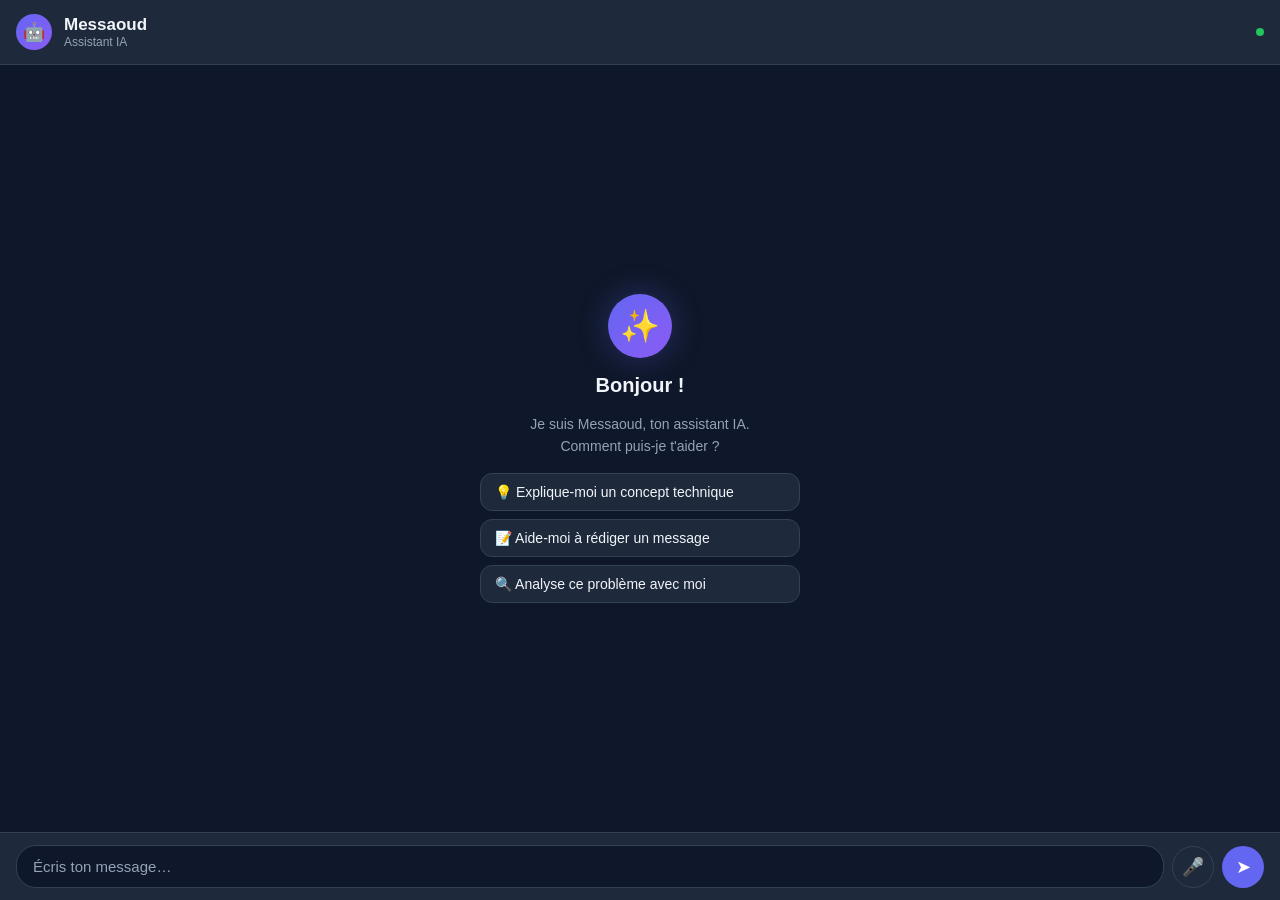
<file: index.html>
<!DOCTYPE html>
<html lang="fr">
<head>
  <meta charset="UTF-8" />
  <meta name="viewport" content="width=device-width, initial-scale=1.0" />
  <title>Messaoud Assistant</title>
  <link rel="manifest" href="/manifest.json" />
  <meta name="theme-color" content="#6366f1" />
  <meta name="mobile-web-app-capable" content="yes" />
  <meta name="apple-mobile-web-app-capable" content="yes" />
  <meta name="apple-mobile-web-app-status-bar-style" content="black-translucent" />
  <style>
    *, *::before, *::after { box-sizing: border-box; margin: 0; padding: 0; }

    :root {
      --bg: #0f172a;
      --surface: #1e293b;
      --border: #334155;
      --accent: #6366f1;
      --accent-glow: rgba(99,102,241,0.3);
      --text: #f1f5f9;
      --text-muted: #94a3b8;
      --user-bubble: #312e81;
      --ai-bubble: #1e293b;
      --danger: #ef4444;
      --success: #22c55e;
    }

    body {
      font-family: -apple-system, BlinkMacSystemFont, 'Segoe UI', sans-serif;
      background: var(--bg);
      color: var(--text);
      height: 100dvh;
      display: flex;
      flex-direction: column;
      overflow: hidden;
    }

    /* Header */
    header {
      display: flex;
      align-items: center;
      gap: 12px;
      padding: 14px 16px;
      background: var(--surface);
      border-bottom: 1px solid var(--border);
      flex-shrink: 0;
    }

    .avatar {
      width: 36px; height: 36px;
      background: linear-gradient(135deg, var(--accent), #8b5cf6);
      border-radius: 50%;
      display: flex; align-items: center; justify-content: center;
      font-size: 18px;
      flex-shrink: 0;
    }

    header h1 { font-size: 17px; font-weight: 600; }
    header .subtitle { font-size: 12px; color: var(--text-muted); }

    .status-dot {
      width: 8px; height: 8px;
      border-radius: 50%;
      background: var(--success);
      margin-left: auto;
      flex-shrink: 0;
    }
    .status-dot.loading { background: #f59e0b; animation: pulse 1s infinite; }

    @keyframes pulse { 0%,100%{opacity:1} 50%{opacity:.4} }

    /* Messages */
    #messages {
      flex: 1;
      overflow-y: auto;
      padding: 16px;
      display: flex;
      flex-direction: column;
      gap: 12px;
      scroll-behavior: smooth;
    }

    #messages::-webkit-scrollbar { width: 4px; }
    #messages::-webkit-scrollbar-track { background: transparent; }
    #messages::-webkit-scrollbar-thumb { background: var(--border); border-radius: 4px; }

    .msg {
      display: flex;
      gap: 8px;
      max-width: 88%;
      animation: fadeUp .2s ease;
    }

    @keyframes fadeUp { from{opacity:0;transform:translateY(6px)} to{opacity:1;transform:none} }

    .msg.user { align-self: flex-end; flex-direction: row-reverse; }
    .msg.ai { align-self: flex-start; }

    .msg-avatar {
      width: 28px; height: 28px;
      border-radius: 50%;
      flex-shrink: 0;
      display: flex; align-items: center; justify-content: center;
      font-size: 14px;
    }

    .msg.user .msg-avatar { background: var(--user-bubble); }
    .msg.ai .msg-avatar { background: linear-gradient(135deg, var(--accent), #8b5cf6); }

    .bubble {
      padding: 10px 14px;
      border-radius: 16px;
      font-size: 15px;
      line-height: 1.5;
      white-space: pre-wrap;
      word-break: break-word;
    }

    .msg.user .bubble {
      background: var(--accent);
      border-bottom-right-radius: 4px;
    }

    .msg.ai .bubble {
      background: var(--ai-bubble);
      border: 1px solid var(--border);
      border-bottom-left-radius: 4px;
    }

    .bubble code {
      background: rgba(0,0,0,.4);
      padding: 2px 6px;
      border-radius: 4px;
      font-family: 'JetBrains Mono', 'Fira Code', monospace;
      font-size: 13px;
    }

    .bubble pre {
      background: rgba(0,0,0,.4);
      border: 1px solid var(--border);
      border-radius: 8px;
      padding: 10px;
      overflow-x: auto;
      margin: 6px 0;
    }

    .bubble pre code { background: none; padding: 0; }

    /* Typing indicator */
    .typing-indicator {
      display: flex; gap: 5px; padding: 12px 14px;
      background: var(--ai-bubble);
      border: 1px solid var(--border);
      border-radius: 16px;
      border-bottom-left-radius: 4px;
    }

    .typing-indicator span {
      width: 7px; height: 7px;
      border-radius: 50%;
      background: var(--text-muted);
      animation: bounce 1.2s infinite;
    }

    .typing-indicator span:nth-child(2) { animation-delay: .2s; }
    .typing-indicator span:nth-child(3) { animation-delay: .4s; }

    @keyframes bounce { 0%,60%,100%{transform:none} 30%{transform:translateY(-5px)} }

    /* Input area */
    #input-area {
      padding: 12px 16px;
      background: var(--surface);
      border-top: 1px solid var(--border);
      display: flex;
      gap: 8px;
      align-items: flex-end;
      flex-shrink: 0;
    }

    #prompt {
      flex: 1;
      background: var(--bg);
      border: 1px solid var(--border);
      border-radius: 20px;
      padding: 10px 16px;
      color: var(--text);
      font-size: 15px;
      font-family: inherit;
      resize: none;
      outline: none;
      max-height: 120px;
      min-height: 42px;
      overflow-y: auto;
      line-height: 1.4;
      transition: border-color .2s;
    }

    #prompt:focus { border-color: var(--accent); }
    #prompt::placeholder { color: var(--text-muted); }

    .btn {
      width: 42px; height: 42px;
      border-radius: 50%;
      border: none;
      cursor: pointer;
      display: flex; align-items: center; justify-content: center;
      font-size: 18px;
      flex-shrink: 0;
      transition: all .15s;
    }

    #send-btn {
      background: var(--accent);
      color: white;
    }

    #send-btn:hover { background: #4f46e5; transform: scale(1.05); }
    #send-btn:disabled { background: var(--border); cursor: not-allowed; transform: none; }

    #mic-btn {
      background: var(--surface);
      border: 1px solid var(--border);
      color: var(--text-muted);
    }

    #mic-btn.recording {
      background: var(--danger);
      border-color: var(--danger);
      color: white;
      animation: pulse 1s infinite;
    }

    #mic-btn:hover:not(.recording) { border-color: var(--accent); color: var(--accent); }

    /* Empty state */
    #empty-state {
      display: flex;
      flex-direction: column;
      align-items: center;
      justify-content: center;
      gap: 16px;
      flex: 1;
      text-align: center;
      padding: 40px 24px;
      color: var(--text-muted);
    }

    .empty-icon {
      width: 64px; height: 64px;
      background: linear-gradient(135deg, var(--accent), #8b5cf6);
      border-radius: 50%;
      display: flex; align-items: center; justify-content: center;
      font-size: 32px;
      box-shadow: 0 0 32px var(--accent-glow);
    }

    #empty-state h2 { font-size: 20px; color: var(--text); }
    #empty-state p { font-size: 14px; max-width: 260px; line-height: 1.6; }

    .suggestions {
      display: flex; flex-direction: column; gap: 8px; width: 100%; max-width: 320px;
    }

    .suggestion {
      background: var(--surface);
      border: 1px solid var(--border);
      border-radius: 12px;
      padding: 10px 14px;
      font-size: 14px;
      cursor: pointer;
      text-align: left;
      color: var(--text);
      transition: all .15s;
    }

    .suggestion:hover { border-color: var(--accent); background: rgba(99,102,241,.1); }

    /* Error toast */
    #toast {
      position: fixed;
      bottom: 80px;
      left: 50%; transform: translateX(-50%);
      background: var(--danger);
      color: white;
      padding: 10px 18px;
      border-radius: 20px;
      font-size: 14px;
      opacity: 0;
      pointer-events: none;
      transition: opacity .3s;
      z-index: 100;
      max-width: 90%;
      text-align: center;
    }

    #toast.show { opacity: 1; }
  </style>
</head>
<body>

<header>
  <div class="avatar">🤖</div>
  <div>
    <h1>Messaoud</h1>
    <div class="subtitle">Assistant IA</div>
  </div>
  <div id="status-dot" class="status-dot"></div>
</header>

<div id="messages">
  <div id="empty-state">
    <div class="empty-icon">✨</div>
    <h2>Bonjour !</h2>
    <p>Je suis Messaoud, ton assistant IA. Comment puis-je t'aider ?</p>
    <div class="suggestions">
      <button class="suggestion" onclick="sendSuggestion(this)">💡 Explique-moi un concept technique</button>
      <button class="suggestion" onclick="sendSuggestion(this)">📝 Aide-moi à rédiger un message</button>
      <button class="suggestion" onclick="sendSuggestion(this)">🔍 Analyse ce problème avec moi</button>
    </div>
  </div>
</div>

<div id="input-area">
  <textarea id="prompt" placeholder="Écris ton message…" rows="1"></textarea>
  <button id="mic-btn" class="btn" title="Dicter">🎤</button>
  <button id="send-btn" class="btn" title="Envoyer">➤</button>
</div>

<div id="toast"></div>

<script>
  const API_ENDPOINT = '/api/chat';

  const messagesEl = document.getElementById('messages');
  const promptEl = document.getElementById('prompt');
  const sendBtn = document.getElementById('send-btn');
  const micBtn = document.getElementById('mic-btn');
  const statusDot = document.getElementById('status-dot');
  const emptyState = document.getElementById('empty-state');
  const toast = document.getElementById('toast');

  let history = [];
  let isLoading = false;
  let recognition = null;
  let isRecording = false;

  // Auto-resize textarea
  promptEl.addEventListener('input', () => {
    promptEl.style.height = 'auto';
    promptEl.style.height = Math.min(promptEl.scrollHeight, 120) + 'px';
  });

  // Send on Enter (Shift+Enter = newline)
  promptEl.addEventListener('keydown', (e) => {
    if (e.key === 'Enter' && !e.shiftKey) {
      e.preventDefault();
      send();
    }
  });

  sendBtn.addEventListener('click', send);

  function sendSuggestion(btn) {
    promptEl.value = btn.textContent.replace(/^[^\w]+/, '').trim();
    send();
  }

  function showToast(msg) {
    toast.textContent = msg;
    toast.classList.add('show');
    setTimeout(() => toast.classList.remove('show'), 3500);
  }

  function setLoading(val) {
    isLoading = val;
    sendBtn.disabled = val;
    statusDot.className = 'status-dot' + (val ? ' loading' : '');
  }

  function appendMessage(role, text) {
    if (emptyState.parentNode) emptyState.remove();

    const msg = document.createElement('div');
    msg.className = `msg ${role}`;

    const avatar = document.createElement('div');
    avatar.className = 'msg-avatar';
    avatar.textContent = role === 'user' ? '👤' : '🤖';

    const bubble = document.createElement('div');
    bubble.className = 'bubble';
    bubble.innerHTML = formatText(text);

    msg.appendChild(avatar);
    msg.appendChild(bubble);
    messagesEl.appendChild(msg);
    messagesEl.scrollTop = messagesEl.scrollHeight;
    return bubble;
  }

  function formatText(text) {
    // Simple markdown: code blocks, inline code, bold
    return text
      .replace(/```([\s\S]*?)```/g, (_, c) => `<pre><code>${escHtml(c.trim())}</code></pre>`)
      .replace(/`([^`]+)`/g, (_, c) => `<code>${escHtml(c)}</code>`)
      .replace(/\*\*(.+?)\*\*/g, '<strong>$1</strong>')
      .replace(/\*(.+?)\*/g, '<em>$1</em>');
  }

  function escHtml(s) {
    return s.replace(/&/g,'&amp;').replace(/</g,'&lt;').replace(/>/g,'&gt;');
  }

  function showTyping() {
    if (emptyState.parentNode) emptyState.remove();
    const wrapper = document.createElement('div');
    wrapper.className = 'msg ai';
    wrapper.id = 'typing';
    wrapper.innerHTML = `
      <div class="msg-avatar">🤖</div>
      <div class="typing-indicator">
        <span></span><span></span><span></span>
      </div>`;
    messagesEl.appendChild(wrapper);
    messagesEl.scrollTop = messagesEl.scrollHeight;
  }

  function removeTyping() {
    document.getElementById('typing')?.remove();
  }

  async function send() {
    const text = promptEl.value.trim();
    if (!text || isLoading) return;

    promptEl.value = '';
    promptEl.style.height = 'auto';
    setLoading(true);

    appendMessage('user', text);
    history.push({ role: 'user', content: text });

    showTyping();

    try {
      const res = await fetch(API_ENDPOINT, {
        method: 'POST',
        headers: { 'Content-Type': 'application/json' },
        body: JSON.stringify({ messages: history })
      });

      removeTyping();

      if (!res.ok) {
        const err = await res.json().catch(() => ({}));
        throw new Error(err.error || `HTTP ${res.status}`);
      }

      const data = await res.json();
      const reply = data.content?.[0]?.text || data.reply || 'Pas de réponse.';

      appendMessage('ai', reply);
      history.push({ role: 'assistant', content: reply });

    } catch (err) {
      removeTyping();
      showToast('Erreur : ' + err.message);
      history.pop();
    } finally {
      setLoading(false);
      promptEl.focus();
    }
  }

  // Speech recognition
  const SpeechRecognition = window.SpeechRecognition || window.webkitSpeechRecognition;

  if (SpeechRecognition) {
    recognition = new SpeechRecognition();
    recognition.lang = 'fr-FR';
    recognition.continuous = false;
    recognition.interimResults = false;

    recognition.onresult = (e) => {
      promptEl.value = e.results[0][0].transcript;
      promptEl.dispatchEvent(new Event('input'));
    };

    recognition.onend = () => {
      isRecording = false;
      micBtn.classList.remove('recording');
    };

    recognition.onerror = (e) => {
      isRecording = false;
      micBtn.classList.remove('recording');
      if (e.error !== 'no-speech') showToast('Micro : ' + e.error);
    };

    micBtn.addEventListener('click', () => {
      if (isRecording) {
        recognition.stop();
      } else {
        isRecording = true;
        micBtn.classList.add('recording');
        recognition.start();
      }
    });
  } else {
    micBtn.style.display = 'none';
  }

  // PWA install prompt
  let deferredPrompt;
  window.addEventListener('beforeinstallprompt', (e) => {
    e.preventDefault();
    deferredPrompt = e;
  });

  // Service Worker
  if ('serviceWorker' in navigator) {
    navigator.serviceWorker.register('/sw.js');
  }
</script>
</body>
</html>
</file>
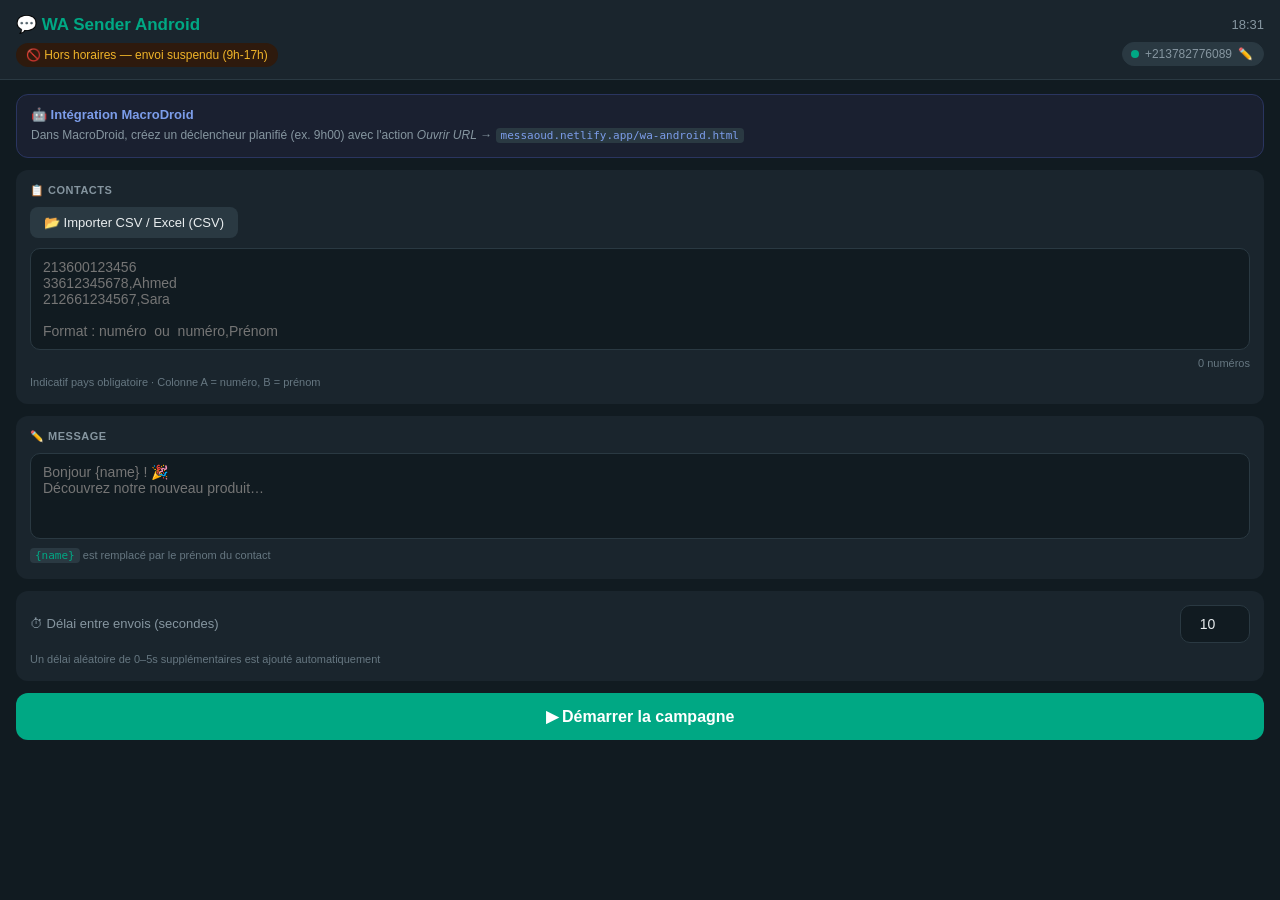
<file: wa-android.html>
<!DOCTYPE html>
<html lang="fr">
<head>
  <meta charset="UTF-8">
  <meta name="viewport" content="width=device-width,initial-scale=1,maximum-scale=1,user-scalable=no">
  <meta name="mobile-web-app-capable" content="yes">
  <meta name="apple-mobile-web-app-capable" content="yes">
  <meta name="theme-color" content="#00a884">
  <title>WA Sender — Android</title>
  <style>
    *, *::before, *::after { box-sizing: border-box; margin: 0; padding: 0; }

    :root {
      --green:   #00a884;
      --green2:  #00c49a;
      --dark:    #111b21;
      --panel:   #1a252d;
      --panel2:  #2a3942;
      --border:  #2a3942;
      --text:    #e9edef;
      --muted:   #8696a0;
      --dim:     #667781;
      --red:     #ff6b6b;
      --yellow:  #f0b429;
      --r:       12px;
    }

    html, body {
      height: 100%;
      background: var(--dark);
      color: var(--text);
      font-family: -apple-system, BlinkMacSystemFont, 'Segoe UI', sans-serif;
      font-size: 15px;
      -webkit-tap-highlight-color: transparent;
    }

    /* ─── Screens ─── */
    .screen { display: none; flex-direction: column; height: 100dvh; overflow: hidden; }
    .screen.active { display: flex; }

    /* ─── Header ─── */
    .topbar {
      background: var(--panel);
      padding: 14px 16px 12px;
      border-bottom: 1px solid var(--border);
      flex-shrink: 0;
    }
    .topbar-row { display: flex; align-items: center; justify-content: space-between; }
    .topbar h1 { font-size: 17px; color: var(--green); font-weight: 700; }
    .clock { font-size: 13px; color: var(--muted); font-variant-numeric: tabular-nums; }

    .time-pill {
      display: inline-flex; align-items: center; gap: 6px;
      font-size: 12px; margin-top: 8px;
      padding: 5px 10px; border-radius: 20px;
      background: var(--panel2); color: var(--muted);
    }
    .time-pill.ok     { background: #0d2e1e; color: var(--green); }
    .time-pill.off    { background: #2e1a0d; color: var(--yellow); }

    /* ─── Scrollable body ─── */
    .scroll-area {
      flex: 1; overflow-y: auto;
      padding: 14px 16px;
      -webkit-overflow-scrolling: touch;
    }

    /* ─── Cards / sections ─── */
    .card {
      background: var(--panel);
      border-radius: var(--r);
      padding: 14px;
      margin-bottom: 12px;
    }
    .card-title {
      font-size: 11px; font-weight: 700; color: var(--muted);
      text-transform: uppercase; letter-spacing: .5px;
      margin-bottom: 10px;
    }

    /* ─── Inputs ─── */
    textarea, input[type=text], input[type=url], input[type=number] {
      width: 100%;
      background: var(--dark);
      border: 1.5px solid var(--border);
      border-radius: 10px;
      color: var(--text);
      padding: 10px 12px;
      font-size: 14px;
      font-family: inherit;
      outline: none;
      transition: border-color .2s;
    }
    textarea { resize: none; }
    textarea:focus, input:focus { border-color: var(--green); }
    input[type=number] { width: 70px; text-align: center; }

    .field-label {
      font-size: 12px; color: var(--muted); margin-bottom: 6px; display: block;
    }
    .field-hint {
      font-size: 11px; color: var(--dim); margin-top: 5px; line-height: 1.5;
    }
    code {
      background: var(--panel2); padding: 1px 5px;
      border-radius: 4px; color: var(--green); font-size: 11px;
    }
    .counter { font-size: 11px; color: var(--dim); text-align: right; margin-top: 4px; }

    /* ─── File import ─── */
    .import-btn {
      display: inline-flex; align-items: center; gap: 6px;
      background: var(--panel2); border: none; border-radius: 8px;
      color: var(--text); font-size: 13px; padding: 8px 14px;
      cursor: pointer; font-family: inherit; margin-bottom: 10px;
    }
    .import-btn:active { opacity: .7; }
    .import-info {
      background: #0d2e1e; border-radius: 8px;
      padding: 7px 10px; font-size: 12px; color: var(--green);
      margin-bottom: 10px; display: none;
    }

    /* ─── Inline row ─── */
    .row { display: flex; align-items: center; gap: 10px; }
    .row label { font-size: 13px; color: var(--muted); flex: 1; }

    /* ─── Buttons ─── */
    .btn {
      display: flex; align-items: center; justify-content: center; gap: 8px;
      width: 100%; padding: 14px;
      border: none; border-radius: var(--r);
      font-size: 16px; font-weight: 700; font-family: inherit;
      cursor: pointer; transition: background .15s, transform .1s;
    }
    .btn:active { transform: scale(.97); }
    .btn-green  { background: var(--green); color: #fff; }
    .btn-green:hover { background: var(--green2); }
    .btn-red    { background: #c0392b; color: #fff; }
    .btn-ghost  { background: var(--panel2); color: var(--text); }
    .btn-yellow { background: #d4a017; color: #111; }
    .btn:disabled { opacity: .35; pointer-events: none; }
    .btn-sm {
      padding: 9px 16px; font-size: 14px;
      border-radius: 8px; width: auto;
    }

    .btn-grid { display: grid; grid-template-columns: 1fr 1fr; gap: 10px; margin-bottom: 12px; }

    /* ─── Send screen specifics ─── */
    .progress-bar-wrap {
      display: flex; align-items: center; gap: 10px; margin-bottom: 16px;
    }
    .progress-track {
      flex: 1; height: 6px; background: var(--panel2);
      border-radius: 3px; overflow: hidden;
    }
    .progress-fill {
      height: 100%; background: var(--green);
      border-radius: 3px; transition: width .4s;
    }
    .progress-label { font-size: 12px; color: var(--muted); white-space: nowrap; }

    .contact-card {
      background: var(--panel2); border-radius: var(--r);
      padding: 16px; margin-bottom: 14px;
    }
    .contact-phone { font-size: 22px; font-weight: 700; color: var(--text); }
    .contact-name  { font-size: 14px; color: var(--muted); margin-top: 2px; }
    .msg-preview {
      margin-top: 12px; background: var(--dark);
      border-radius: 8px; padding: 10px 12px;
      font-size: 13px; color: var(--text); line-height: 1.5;
      max-height: 80px; overflow-y: auto;
      white-space: pre-wrap; word-break: break-word;
    }

    .status-box {
      text-align: center; padding: 10px;
      font-size: 14px; color: var(--muted);
      margin-bottom: 12px; min-height: 44px;
    }
    .status-box.waiting  { color: var(--yellow); }
    .status-box.counting { color: var(--green); }
    .status-box.ready    { color: var(--muted); }

    /* Countdown ring */
    .ring-wrap {
      display: flex; flex-direction: column;
      align-items: center; gap: 14px; padding: 10px 0 16px;
    }
    svg.ring circle { fill: none; stroke-linecap: round; transition: stroke-dashoffset .9s linear; }
    .ring-num { font-size: 28px; font-weight: 700; color: var(--green); }

    /* ─── Log ─── */
    .log-box {
      background: #0b1418; border: 1px solid var(--border);
      border-radius: 10px; padding: 8px 10px;
      max-height: 120px; overflow-y: auto;
      font-size: 11px; font-family: 'Courier New', monospace;
    }
    .log-line { padding: 2px 0; border-bottom: 1px solid #111b21; color: var(--dim); }
    .log-line:last-child { border-bottom: none; }
    .log-line.ok   { color: var(--green); }
    .log-line.fail { color: var(--red); }
    .log-line.info { color: var(--yellow); }

    /* ─── Done screen ─── */
    .done-icon { font-size: 64px; text-align: center; margin: 24px 0 8px; }
    .done-title { font-size: 24px; font-weight: 700; text-align: center; color: var(--green); }
    .done-sub   { font-size: 14px; color: var(--muted); text-align: center; margin: 6px 0 28px; }
    .stat-row   { display: flex; justify-content: center; gap: 24px; margin-bottom: 28px; }
    .stat { text-align: center; }
    .stat-n { font-size: 32px; font-weight: 700; color: var(--text); }
    .stat-l { font-size: 12px; color: var(--muted); }

    /* ─── Account chip ─── */
    .account-chip {
      display: inline-flex; align-items: center; gap: 6px;
      background: var(--panel2); border: 1px solid var(--border);
      border-radius: 20px; padding: 4px 10px 4px 8px;
      font-size: 12px; color: var(--muted);
      cursor: pointer; margin-top: 6px;
      transition: background .15s;
    }
    .account-chip:active { background: #3b4a54; }
    .account-chip .dot {
      width: 8px; height: 8px; border-radius: 50%;
      background: var(--green); flex-shrink: 0;
    }

    /* ─── MacroDroid banner ─── */
    .mdroid-banner {
      background: #1a2030; border: 1px solid #2a3560;
      border-radius: var(--r); padding: 12px 14px; margin-bottom: 12px;
    }
    .mdroid-banner strong { color: #7c9dea; display: block; margin-bottom: 4px; font-size: 13px; }
    .mdroid-banner p { font-size: 12px; color: var(--muted); line-height: 1.5; }

    /* Scrollbar */
    ::-webkit-scrollbar { width: 3px; }
    ::-webkit-scrollbar-thumb { background: var(--panel2); border-radius: 2px; }
  </style>
</head>
<body>

<!-- ══════════════ SCREEN 1: SETUP ══════════════ -->
<div id="setupScreen" class="screen active">
  <div class="topbar">
    <div class="topbar-row">
      <h1>💬 WA Sender Android</h1>
      <span id="s-clock" class="clock">--:--</span>
    </div>
    <div style="display:flex;align-items:center;justify-content:space-between;margin-top:0">
      <div id="s-timePill" class="time-pill">⏳ Vérification…</div>
      <div id="accountChip" class="account-chip" onclick="editMyNumber()" title="Changer de numéro">
        <span class="dot"></span>
        <span id="accountNum">Chargement…</span>
        ✏️
      </div>
    </div>
  </div>

  <div class="scroll-area">

    <!-- MacroDroid tip -->
    <div class="mdroid-banner">
      <strong>🤖 Intégration MacroDroid</strong>
      <p>Dans MacroDroid, créez un déclencheur planifié (ex. 9h00) avec l'action <em>Ouvrir URL</em> → <code style="color:#7c9dea">messaoud.netlify.app/wa-android.html</code></p>
    </div>

    <!-- Contacts -->
    <div class="card">
      <div class="card-title">📋 Contacts</div>
      <label for="csvFile" class="import-btn">📂 Importer CSV / Excel (CSV)</label>
      <input type="file" id="csvFile" accept=".csv,.txt" hidden>
      <div id="importInfo" class="import-info"></div>
      <textarea id="phones" rows="5"
        placeholder="213600123456&#10;33612345678,Ahmed&#10;212661234567,Sara&#10;&#10;Format : numéro  ou  numéro,Prénom"></textarea>
      <div class="counter" id="phoneCount">0 numéro</div>
      <div class="field-hint">Indicatif pays obligatoire · Colonne A = numéro, B = prénom</div>
    </div>

    <!-- Message -->
    <div class="card">
      <div class="card-title">✏️ Message</div>
      <textarea id="message" rows="4"
        placeholder="Bonjour {name} ! 🎉&#10;Découvrez notre nouveau produit…"></textarea>
      <div class="field-hint"><code>{name}</code> est remplacé par le prénom du contact</div>
    </div>

    <!-- Délai -->
    <div class="card">
      <div class="row">
        <label>⏱ Délai entre envois (secondes)</label>
        <input type="number" id="delay" value="10" min="5" max="120">
      </div>
      <div class="field-hint" style="margin-top:8px">
        Un délai aléatoire de 0–5s supplémentaires est ajouté automatiquement
      </div>
    </div>

    <button id="startBtn" class="btn btn-green" style="margin-bottom:20px">
      ▶ Démarrer la campagne
    </button>

  </div>
</div>

<!-- ══════════════ SCREEN 2: SENDING ══════════════ -->
<div id="sendScreen" class="screen">
  <div class="topbar">
    <div class="topbar-row">
      <h1>📤 Envoi en cours</h1>
      <span id="send-clock" class="clock">--:--</span>
    </div>
    <div id="send-timePill" class="time-pill">—</div>
  </div>

  <div class="scroll-area">

    <!-- Progress -->
    <div class="progress-bar-wrap">
      <div class="progress-track">
        <div class="progress-fill" id="progressFill" style="width:0%"></div>
      </div>
      <span class="progress-label" id="progressLabel">0 / 0</span>
    </div>

    <!-- Contact card -->
    <div class="contact-card" id="contactCard">
      <div class="contact-phone" id="contactPhone">—</div>
      <div class="contact-name"  id="contactName">—</div>
      <div class="msg-preview"   id="msgPreview">—</div>
    </div>

    <!-- Status -->
    <div class="status-box ready" id="statusBox">Appuyez sur le bouton pour ouvrir WhatsApp</div>

    <!-- Countdown ring (shown during auto-wait) -->
    <div class="ring-wrap" id="ringWrap" style="display:none">
      <svg width="80" height="80" viewBox="0 0 80 80" class="ring">
        <circle cx="40" cy="40" r="34" stroke="#2a3942" stroke-width="6"/>
        <circle id="ringArc" cx="40" cy="40" r="34" stroke="#00a884" stroke-width="6"
          stroke-dasharray="213.6" stroke-dashoffset="213.6"
          transform="rotate(-90 40 40)"/>
      </svg>
      <span class="ring-num" id="ringNum">—</span>
    </div>

    <!-- Action buttons -->
    <div class="btn-grid">
      <button id="openWaBtn" class="btn btn-green">📲 Ouvrir WhatsApp</button>
      <button id="nextBtn"   class="btn btn-yellow" disabled>⏭ Suivant</button>
    </div>
    <button id="stopBtn" class="btn btn-ghost btn-sm" style="width:100%;margin-bottom:14px">
      ⏹ Arrêter la campagne
    </button>

    <!-- Log -->
    <div class="card">
      <div class="card-title">Journal</div>
      <div class="log-box" id="log"></div>
    </div>

  </div>
</div>

<!-- ══════════════ SCREEN 3: DONE ══════════════ -->
<div id="doneScreen" class="screen">
  <div class="scroll-area" style="justify-content:center;display:flex;flex-direction:column;padding-top:40px">
    <div class="done-icon">🏁</div>
    <div class="done-title">Campagne terminée</div>
    <div class="done-sub" id="doneSub">—</div>
    <div class="stat-row">
      <div class="stat">
        <div class="stat-n" id="statOk" style="color:#00a884">0</div>
        <div class="stat-l">Envoyés</div>
      </div>
      <div class="stat">
        <div class="stat-n" id="statFail" style="color:#ff6b6b">0</div>
        <div class="stat-l">Échecs</div>
      </div>
    </div>
    <div style="padding:0 16px">
      <button class="btn btn-green" id="restartBtn">↩ Recommencer</button>
    </div>
  </div>
</div>

<script>
'use strict';

/* ── State ─────────────────────────────────── */
const S = {
  contacts:   [],
  message:    '',
  delay:      10,
  index:      0,
  results:    [],
  running:    false,
  waOpened:   false,
  countdown:  null,
};

/* ── Helpers ────────────────────────────────── */
const $  = id  => document.getElementById(id);
const sl = ms  => new Promise(r => setTimeout(r, ms));
const fmt = () => {
  const n = new Date();
  return `${String(n.getHours()).padStart(2,'0')}:${String(n.getMinutes()).padStart(2,'0')}`;
};

function isWorkingHours() {
  const h = new Date().getHours();
  return h >= 9 && h < 17;
}

function updateTimePills() {
  const ok  = isWorkingHours();
  const txt = ok
    ? '✅ Plage active (9h – 17h)'
    : '🚫 Hors horaires — envoi suspendu (9h-17h)';
  const cls = ok ? 'time-pill ok' : 'time-pill off';
  ['s-timePill','send-timePill'].forEach(id => {
    const el = $(id);
    if (el) { el.textContent = txt; el.className = cls; }
  });
}

function parseTxt(raw) {
  return raw.split('\n')
    .map(l => l.trim()).filter(Boolean)
    .map(l => {
      const [rp, ...rest] = l.split(',');
      const phone = rp.trim().replace(/[\s\-\+\(\)\.]/g, '');
      return { phone, name: rest.join(',').trim() };
    })
    .filter(c => /^\d{8,15}$/.test(c.phone));
}

function parseCSV(text) {
  return text.split(/\r?\n/).map(line => {
    const cols = []; let f = '', q = false;
    for (const ch of line) {
      if (ch === '"') { q = !q; continue; }
      if (ch === ',' && !q) { cols.push(f.trim()); f = ''; continue; }
      f += ch;
    }
    cols.push(f.trim());
    return { A: cols[0] || '', B: cols[1] || '' };
  })
  .filter(r => r.A)
  .map(r => ({
    phone: r.A.replace(/[\s\-\+\(\)\.]/g, ''),
    name:  r.B
  }))
  .filter(c => /^\d{8,15}$/.test(c.phone));
}

/* ── Clock ──────────────────────────────────── */
function startClock() {
  const tick = () => {
    const t = fmt();
    ['s-clock','send-clock'].forEach(id => { const e=$(id); if(e) e.textContent=t; });
    updateTimePills();
  };
  tick(); setInterval(tick, 15_000);
}

/* ── Contacts counter ───────────────────────── */
function updateCounter() {
  const n = parseTxt($('phones').value).length;
  $('phoneCount').textContent = `${n} numéro${n!==1?'s':''}`;
}

/* ── CSV import ─────────────────────────────── */
$('csvFile').addEventListener('change', async e => {
  const file = e.target.files[0]; if (!file) return;
  const text = await file.text();
  let contacts;
  // Detect header row
  const first = text.split(/\r?\n/)[0].toLowerCase();
  const hasHeader = ['phone','numéro','numero','tel','mobile'].some(k => first.includes(k));
  contacts = parseCSV(hasHeader
    ? text.split(/\r?\n/).slice(1).join('\n')
    : text);

  if (!contacts.length) { alert('Aucun numéro valide trouvé dans ce fichier'); return; }

  $('phones').value = contacts.map(c => c.name ? `${c.phone},${c.name}` : c.phone).join('\n');
  updateCounter(); persist();
  $('importInfo').style.display = 'block';
  $('importInfo').textContent = `✅ ${contacts.length} contacts importés depuis "${file.name}"`;
  e.target.value = '';
});

/* ── Persistence ────────────────────────────── */
function persist() {
  try {
    localStorage.setItem('wa_phones',  $('phones').value);
    localStorage.setItem('wa_message', $('message').value);
    localStorage.setItem('wa_delay',   $('delay').value);
  } catch {}
}
function restore() {
  try {
    const ph = localStorage.getItem('wa_phones');
    const ms = localStorage.getItem('wa_message');
    const dl = localStorage.getItem('wa_delay');
    if (ph) $('phones').value  = ph;
    if (ms) $('message').value = ms;
    if (dl) $('delay').value   = dl;
  } catch {}
  updateCounter();
}

$('phones').addEventListener('input',  () => { updateCounter(); persist(); });
$('message').addEventListener('input', () => persist());
$('delay').addEventListener('change',  () => persist());

/* ── Screen switch ───────────────────────────── */
function showScreen(id) {
  document.querySelectorAll('.screen').forEach(s => s.classList.remove('active'));
  $(id).classList.add('active');
  window.scrollTo(0, 0);
}

/* ── Log ────────────────────────────────────── */
function log(text, cls='') {
  const d = document.createElement('div');
  d.className = `log-line ${cls}`;
  d.textContent = `[${fmt()}] ${text}`;
  const lb = $('log');
  lb.appendChild(d);
  lb.scrollTop = lb.scrollHeight;
}

/* ── Progress ────────────────────────────────── */
function updateProgress() {
  const pct = S.contacts.length ? (S.index / S.contacts.length) * 100 : 0;
  $('progressFill').style.width  = `${pct}%`;
  $('progressLabel').textContent = `${S.index} / ${S.contacts.length}`;
}

/* ── Render current contact ──────────────────── */
function renderContact() {
  const c   = S.contacts[S.index];
  const msg = S.message.replace(/\{name\}/g, c.name || '');
  $('contactPhone').textContent = `+${c.phone}`;
  $('contactName').textContent  = c.name || '';
  $('msgPreview').textContent   = msg;
  $('openWaBtn').disabled       = false;
  $('nextBtn').disabled         = true;
  setStatus('ready', `Contact ${S.index + 1} / ${S.contacts.length} — appuyez pour ouvrir WhatsApp`);
  hideRing();
}

function setStatus(cls, text) {
  $('statusBox').className = `status-box ${cls}`;
  $('statusBox').textContent = text;
}

/* ── Countdown ring ──────────────────────────── */
function showRing(seconds, onDone) {
  $('ringWrap').style.display = 'flex';
  const arc = $('ringArc');
  const num = $('ringNum');
  const C   = 213.6; // 2π × 34
  let left  = seconds;
  arc.style.strokeDashoffset = '0';
  num.textContent = left;

  clearInterval(S.countdown);
  S.countdown = setInterval(() => {
    left--;
    num.textContent = left;
    arc.style.strokeDashoffset = `${C * (1 - left / seconds)}`;
    if (left <= 0) {
      clearInterval(S.countdown);
      hideRing();
      onDone();
    }
  }, 1000);
}

function hideRing() {
  $('ringWrap').style.display = 'none';
  clearInterval(S.countdown);
}

/* ── Open WhatsApp ───────────────────────────── */
$('openWaBtn').addEventListener('click', () => {
  if (!S.running) return;

  if (!isWorkingHours()) {
    setStatus('waiting', '🚫 Hors des heures autorisées (9h – 17h)');
    log('🚫 Hors plage horaire — campagne suspendue', 'fail');
    S.running = false;
    $('openWaBtn').disabled = true;
    return;
  }

  const c   = S.contacts[S.index];
  const msg = S.message.replace(/\{name\}/g, c.name || '');
  const url = `https://wa.me/${c.phone}?text=${encodeURIComponent(msg)}`;

  log(`📤 Ouverture WhatsApp → +${c.phone}`, 'info');
  $('openWaBtn').disabled = true;
  S.waOpened = true;

  setStatus('waiting', '⏳ WhatsApp ouvert — envoyez le message puis revenez ici');

  // Open WhatsApp
  window.location.href = url;
});

/* ── Return from WhatsApp (visibility change) ── */
document.addEventListener('visibilitychange', () => {
  if (document.hidden || !S.running || !S.waOpened) return;
  S.waOpened = false;
  S.results.push({ ok: true });
  log(`✅ Envoyé à +${S.contacts[S.index].phone}`, 'ok');
  S.index++;
  updateProgress();

  if (S.index >= S.contacts.length) { finishCampaign(); return; }

  // Auto-countdown to next contact
  const delay = S.delay + Math.floor(Math.random() * 5);
  setStatus('counting', `⏳ Prochain contact dans ${delay}s…`);
  $('nextBtn').disabled = false;

  showRing(delay, () => {
    if (!S.running) return;
    if (!isWorkingHours()) {
      setStatus('waiting', '🚫 Hors des heures autorisées — reprenez à 9h');
      S.running = false; return;
    }
    renderContact();
    $('nextBtn').disabled = true;
  });
});

/* ── Suivant (manual override) ─────────────────── */
$('nextBtn').addEventListener('click', () => {
  hideRing();
  $('nextBtn').disabled = true;
  if (!S.running) return;
  if (S.index >= S.contacts.length) { finishCampaign(); return; }
  renderContact();
});

/* ── Stop ────────────────────────────────────── */
$('stopBtn').addEventListener('click', () => {
  S.running = false;
  hideRing();
  log('⏹ Campagne arrêtée par l\'utilisateur', 'fail');

  const ok = S.results.filter(r => r.ok).length;
  $('statOk').textContent   = ok;
  $('statFail').textContent = S.index - ok;
  $('doneSub').textContent  = `Arrêtée après ${S.index} contacts`;
  showScreen('doneScreen');
});

/* ── Start ────────────────────────────────────── */
$('startBtn').addEventListener('click', () => {
  const contacts = parseTxt($('phones').value);
  const message  = $('message').value.trim();

  if (!contacts.length) { alert('⚠️ Aucun numéro valide'); return; }
  if (!message)         { alert('⚠️ Veuillez saisir un message'); return; }
  if (!isWorkingHours()) {
    alert('🚫 Hors des heures autorisées (9h – 17h)\nRevenez dans la plage autorisée.');
    return;
  }

  S.contacts = contacts;
  S.message  = message;
  S.delay    = parseInt($('delay').value) || 10;
  S.index    = 0;
  S.results  = [];
  S.running  = true;
  S.waOpened = false;

  $('log').innerHTML = '';
  log(`🚀 Campagne démarrée — ${contacts.length} contacts`, 'info');
  updateProgress();
  renderContact();
  showScreen('sendScreen');
});

/* ── Finish ──────────────────────────────────── */
function finishCampaign() {
  S.running = false;
  hideRing();
  const ok = S.results.filter(r => r.ok).length;
  log(`🏁 Terminée — ${ok} envoyés`, 'ok');
  $('statOk').textContent   = ok;
  $('statFail').textContent = S.contacts.length - ok;
  $('doneSub').textContent  = `${ok} message${ok>1?'s':''} envoyé${ok>1?'s':''} avec succès`;
  showScreen('doneScreen');
}

/* ── Restart ─────────────────────────────────── */
$('restartBtn').addEventListener('click', () => { showScreen('setupScreen'); });

/* ── Mon numéro (compte expéditeur) ─────────── */
const DEFAULT_MY_NUMBER = '213782776089';

function loadMyNumber() {
  return localStorage.getItem('wa_myphone') || DEFAULT_MY_NUMBER;
}

function saveMyNumber(num) {
  localStorage.setItem('wa_myphone', num);
  renderAccountChip(num);
}

function renderAccountChip(num) {
  const formatted = num ? `+${num.replace(/^00/, '')}` : '—';
  $('accountNum').textContent = formatted;
}

function editMyNumber() {
  const current = loadMyNumber();
  const input = prompt('Votre numéro WhatsApp (avec indicatif, sans +) :', current);
  if (input === null) return; // annulé
  const cleaned = input.trim().replace(/[\s\-\+\(\)\.]/g, '');
  if (!/^\d{8,15}$/.test(cleaned)) {
    alert('Numéro invalide. Exemple : 213782776089');
    return;
  }
  saveMyNumber(cleaned);
}

/* ── Boot ────────────────────────────────────── */
startClock();
restore();
renderAccountChip(loadMyNumber());
</script>
</body>
</html>
</file>
